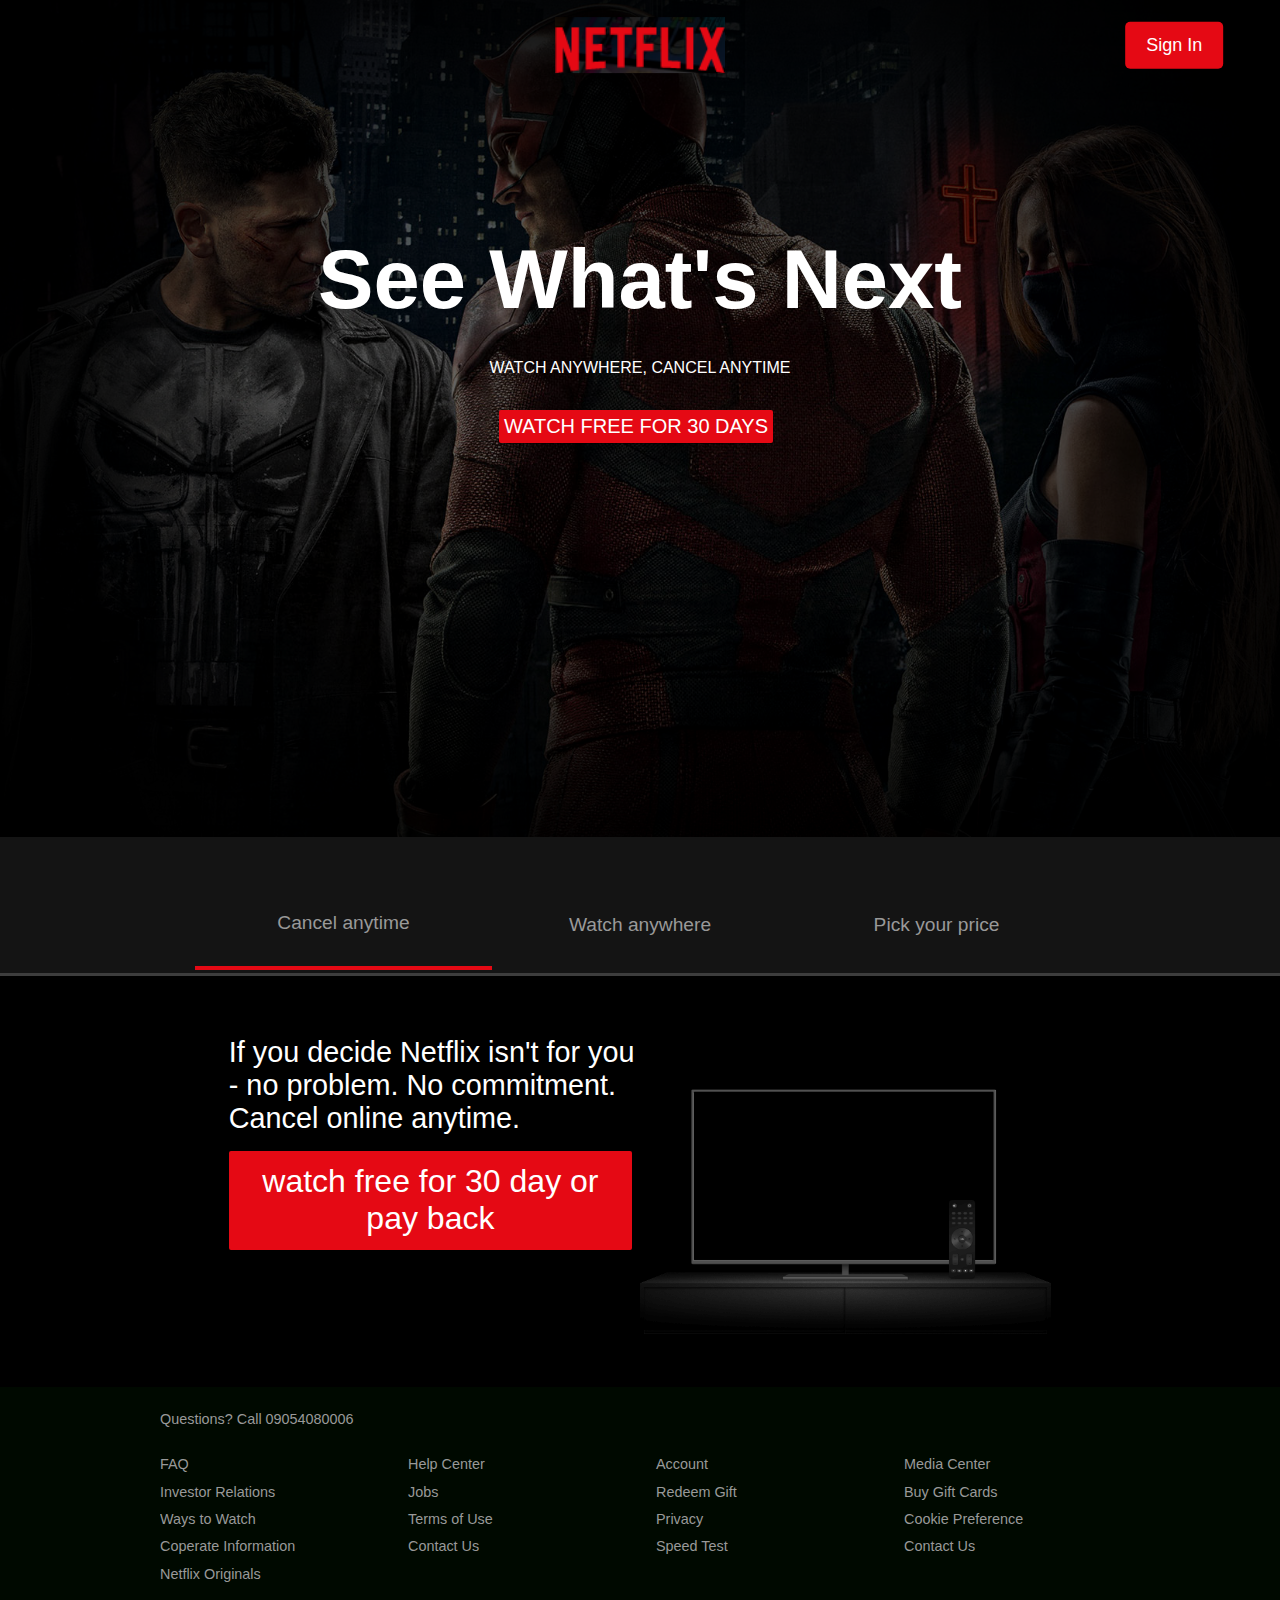
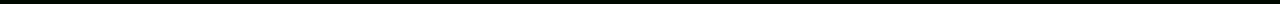
<file: index.html>
<!DOCTYPE html>
<html lang="en">
<head>
    <meta charset="UTF-8">
    <meta name="viewport" content="width=device-width, initial-scale=1.0">
    <title>Netflix - Watch Tv shows & Movies Online</title>
    <link rel="stylesheet" href="css/style.css">
    <link rel="stylesheet" href="https://pro.fontawesome.com/releases/v5.10.0/css/all.css" integrity="sha384-AYmEC3Yw5cVb3ZcuHtOA93w35dYTsvhLPVnYs9eStHfGJvOvKxVfELGroGkvsg+p" crossorigin="anonymous"/>

</head>
<body>
    <header class="showcase">
        <div class="showcase-top">
            <img src="img/logo.png" alt="Netflix">
            <a href="C:\Users\nseke_isaac\Documents\Netflix\SignIn.html" class="btn btn-rounded btn-lg">Sign In</a>
        </div>
        <div class="showcase-content">
            <h1>See What's Next</h1>
            <p>Watch anywhere, cancel anytime</p>
            <a href="" class="btn btn-xl">watch free for 30 days <i class="fas fa-chevron-right btn-icon"></i></a>
        </div>
    </header>
    <section class="tabs">
        <div class="container">
            <div id="tab-1" class="tab-item tab-border">
                <i class="fas fa-door-open fa-3x"></i>
                <p class="hide-sm">Cancel anytime</p>
            </div>
            <div id="tab-2" class="tab-item">
                <i class="fas fa-tablet-alt fa-3x"></i>
                <p class="hide-sm">Watch anywhere</p>
            </div>
            <div id="tab-3" class="tab-item">
                <i class="fas fa-tags fa-3x"></i>
                <p class="hide-sm">Pick your price</p>
            </div>
        </div>
    </section>
    <section class="tab-content">
        <div class="container">
            <!-- Tab 1 Content -->
            <div id="tab-1-content" class="tab-content-item show">
                <div class="tab-1-content-inner">
                    <div>
                        <p class="text-lg">
                            If you decide Netflix isn't for you - no problem. No commitment. Cancel online anytime.
                        </p>
                        <a href="#" class="btn btn-lg">watch free for 30 day or pay back</a>
                    </div>
                    <img src="img/tv.png" alt="television">
                </div>
            </div>
            <!-- Tab 2 Content -->
            <div id="tab-2-content" class="tab-content-item">
                <div class="tab-2-content-top">
                    <p class="text-lg">Watch Tv Shows and movies anytime, anywhere, personalised for you</p>
                    <a href="#" class="btn btn-lg">Watch free for 30days</a>
                </div>
                <div class="tab-2-content-bottom">
                    <div>
                        <img src="img/mobile-0819.jpg" alt="mobile">
                        <p class="text-md">Watch on your tv</p>
                        <p class="text-dark"> Available on all devices, phones and tablets</p>
                    </div>
                    <div>
                        <img src="img/device-pile.png" alt="devices">
                        <p class="text-md">Watch insantly or download later</p>
                        <p class="text-dark">Smart TVs, Playstation, Xbox, Chromecast, Apple TV, Blu-ray players and more</p>
                    </div>
                    <div>
                        <img src="img/tv.png" alt="computers">
                        <p class="text-md">Use any computer</p>
                        <p class="text-dark">Watch right on Netflix</p>
                    </div>
                </div>
            </div>
            <!-- Tab 3 Content -->
            <div id="tab-3-content" class="tab-content-item">
                <div class="text-center">
                    <p class="text-lg">
                        Choose one plan and watch everything on Netflix
                    </p>
                    <a href="#" class="btn btn-lg">Watch Free for 30 days</a>
                </div>
                <table class="table">
                    <thead>
                        <tr>
                            <th></th>
                            <th>Basic</th>
                            <th>Standard</th>
                            <th>Premium</th>
                        </tr>
                    </thead>
                    <tbody>
                        <tr>
                            <td>Monthly Price after trial expires on 15th July</td>
                            <td>#9.99</td>
                            <td>#14.99</td>
                            <td>#19.99</td>
                        </tr>
                        <tr>
                            <td>HD Available</td>
                            <td><i class="fas fa-times"></i></td>
                            <td><i class="fas fa-check"></i></td>
                            <td><i class="fas fa-check"></i></td>
                        </tr>
                        <tr>
                            <td>Ultra HD Available</td>
                            <td><i class="fas fa-times"></i></td>
                            <td><i class="fas fa-times"></i></td>
                            <td><i class="fas fa-check"></i></td>
                        </tr>
                        <tr>
                            <td>Screens you can watch at the same time</td>
                            <td>2</td>
                            <td>4</td>
                            <td>8</td>
                        </tr>
                        <tr>
                            <td>Watch on your laptop, Tv, Phone and Tablet</td>
                            <td><i class="fas fa-check"></i></td>
                            <td><i class="fas fa-check"></i></td>
                            <td><i class="fas fa-check"></i></td>
                        </tr>
                        <tr>
                            <td>Unlimited Movies and Tv shows</td>
                            <td><i class="fas fa-times"></i></td>
                            <td><i class="fas fa-times"></i></td>
                            <td><i class="fas fa-check"></i></td>
                        </tr>
                        <tr>
                            <td>First Month Free</td>
                            <td><i class="fas fa-check"></i></td>
                            <td><i class="fas fa-check"></i></td>
                            <td><i class="fas fa-check"></i></td>
                        </tr>
                    </tbody>
                </table>
            </div>
        </div>
    </section>
    <footer class="footer">
        <p>Questions? Call 09054080006</p>
        <div class="footer-cols">
            <ul>
                <li><a href="#">FAQ</a></li>
                <li><a href="#">Investor Relations</a></li>
                <li><a href="#">Ways to Watch</a></li>
                <li><a href="#">Coperate Information</a></li>
                <li><a href="#">Netflix Originals</a></li>
            </ul>
            <ul>
                <li><a href="#">Help Center</a></li>
                <li><a href="#">Jobs</a></li>
                <li><a href="#">Terms of Use</a></li>
                <li><a href="#">Contact Us</a></li>
            </ul>
            <ul>
                <li><a href="#">Account</a></li>
                <li><a href="#">Redeem Gift</a></li>
                <li><a href="#">Privacy</a></li>
                <li><a href="#">Speed Test</a></li>
            </ul>
            <ul>
                <li><a href="#">Media Center</a></li>
                <li><a href="#">Buy Gift Cards</a></li>
                <li><a href="#">Cookie Preference</a></li>
                <li><a href="#">Contact Us</a></li>
            </ul>
        </div>
    </footer>

    <script src="js/script.js"></script>
</body>
</html>
</file>
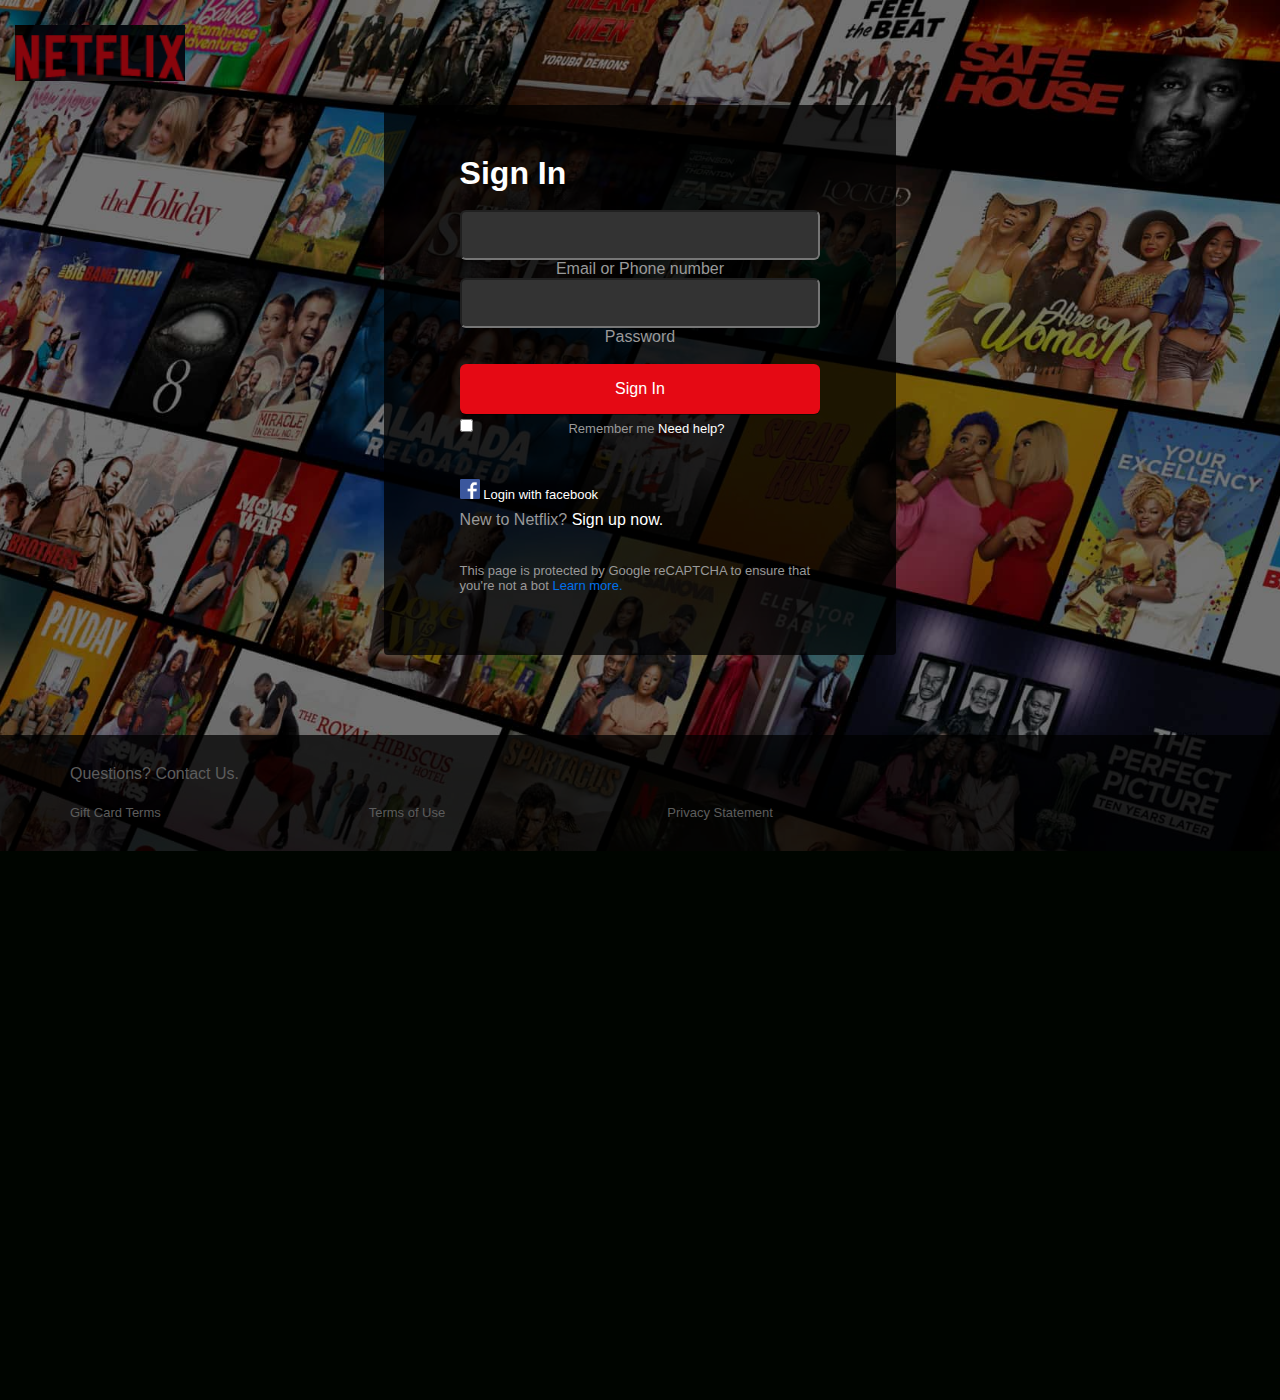
<file: SignIn.html>
<!DOCTYPE html>
<html lang="en">
<head>
    <meta charset="UTF-8">
    <meta name="viewport" content="width=device-width, initial-scale=1.0">
    <title>Sign In</title>
    <link rel="stylesheet" href="css/style.css">
</head>
<body>
    <section class="auth">
        <div id="auth-top">
            <img src="img/logo.png" alt="Netflix Logo">
        </div>
        <div id="auth-content" class="sign-in">
            <div>
                <form action="#">
                    <h2 id="sign">Sign In</h2><br />
                    <div class="login">
                        <input class="textfield" type="email" name="email" id="textfield">
                        <label class="input" for="id_textfield">Email or Phone number</label>
                    </div>
                    <div class="login">
                        <input class="textfield" type="password" name="password" id="textfield2">
                        <label class="input" for="id_textfield2">Password</label>
                    </div>
                    <br />
                    <button class="btn login" id="btn-sign">Sign In</button>
                    <br />
                    <div id="check-box">
                        <input type="checkbox" name="checkbox" id="remember-me">
                        <label class="text-small" for="id_remember-me">Remember me
                        <a href="#" class="text-small"> Need help?</a>
                    </div>
                </form>
                <div id="details">
                    <a href="#" class="text-small"><img id="fb-logo" src="img/FB-f-Logo__blue_57.png" alt="Facebook Logo">  Login with facebook</a>
                    <p class="text-dark text-special">New to Netflix?<a href="C:\Users\nseke_isaac\Documents\Netflix\signup1.html" class="text-special"> Sign up now.</a></p>
                    <br />
                    <p class="text-small text-dark">This page is protected by Google reCAPTCHA to ensure that you're not a bot <a href="#" id="link">Learn more.</a></p>
                </div>
            </div>
        </div>
        <div id="auth-footer" class="sign-in">
            <div>
                <a href="#" class="text-dark">Questions? Contact Us.</a>
                <div id="footer_items">
                    <div>
                        <a href="#" class="text-dark text-small">Gift Card Terms</a>
                    </div>
                    <div>
                        <a href="#" class="text-dark text-small">Terms of Use</a>
                    </div>
                    <div>
                        <a href="#" class="text-dark text-small">Privacy Statement</a>
                    </div>
                </div>
            </div>
        </div>
    </section>
</body>
</html>
</file>
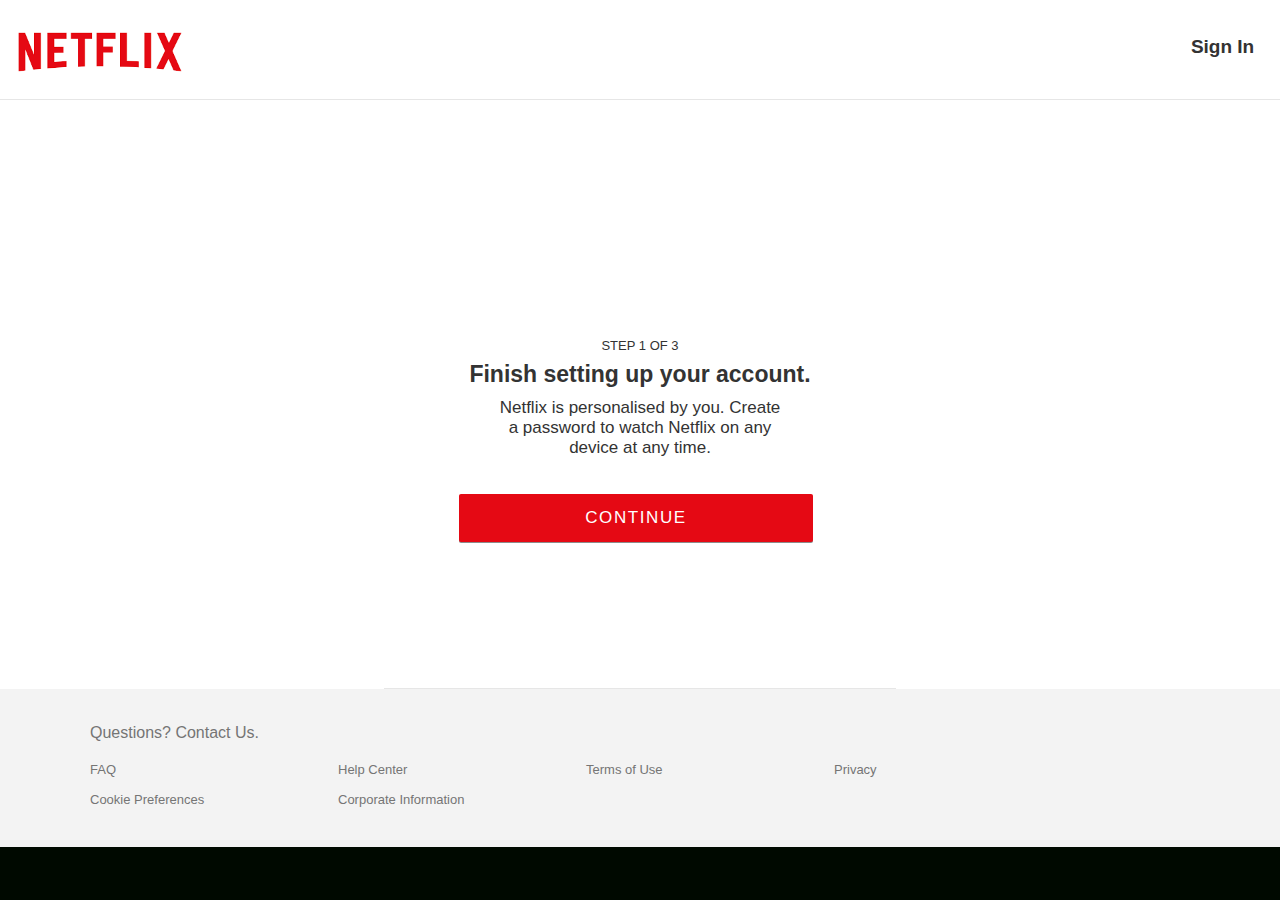
<file: signup1.html>
<!DOCTYPE html>
<html lang="en">
<head>
    <meta charset="UTF-8">
    <meta name="viewport" content="width=device-width, initial-scale=1.0">
    <title>Sign Up1</title>
    <link rel="stylesheet" href="css/style.css">
    <link rel="stylesheet" href="https://pro.fontawesome.com/releases/v5.10.0/css/all.css" integrity="sha384-AYmEC3Yw5cVb3ZcuHtOA93w35dYTsvhLPVnYs9eStHfGJvOvKxVfELGroGkvsg+p" crossorigin="anonymous"/>
</head>
<body>
    <section class="signup-section">
        <div class="section-top">
            <img src="img/download.png" alt="Netflix-logo" style="width: 200px; height: 99px;">
            <a href="#">Sign In</a>
        </div>
        <div id="section-contents">
            <div id="icons">
                <i class="fa fa-laptop fa-4x"></i>
                <i class="fas fa-desktop fa-5x"></i>
                <i class="fa fa-tablet-alt fa-mobile-alt fa-4x"></i>
            </div>
            <div id="others">
                <p id="p1">STEP 1 OF 3</p>
                <h3>Finish setting up your account.</h3>
                <p id="p2">Netflix is personalised by you. Create a password to watch Netflix on any device at any time.</p>
                <br />
                <a href="C:\Users\nseke_isaac\Documents\Netflix\signup2.html" class="btn auth-btn">CONTINUE</a>
            </div>
        </div>
    </section>
    <footer class="SU-footer">
        <div class="footer-div">
            <a href="#" class="auth-text">Questions? Contact Us.</a>
            <div class="SU-footer_items">
                <div>
                    <a href="#" class="auth-text">FAQ</a>
                    <br />
                    <br />
                    <a href="#" class="auth-text">Cookie Preferences</a>
                </div>
                <div>
                    <a href="#" class="auth-text">Help Center</a>
                    <br />
                    <br />
                    <a href="#" class="auth-text">Corporate Information</a>
                </div>
                <div>
                    <a href="#" class="auth-text">Terms of Use</a>
                </div>
                <div>
                    <a href="#" class="auth-text">Privacy</a>
                </div>
            </div>
        </div>
    </footer>
</body>
</html>
</file>
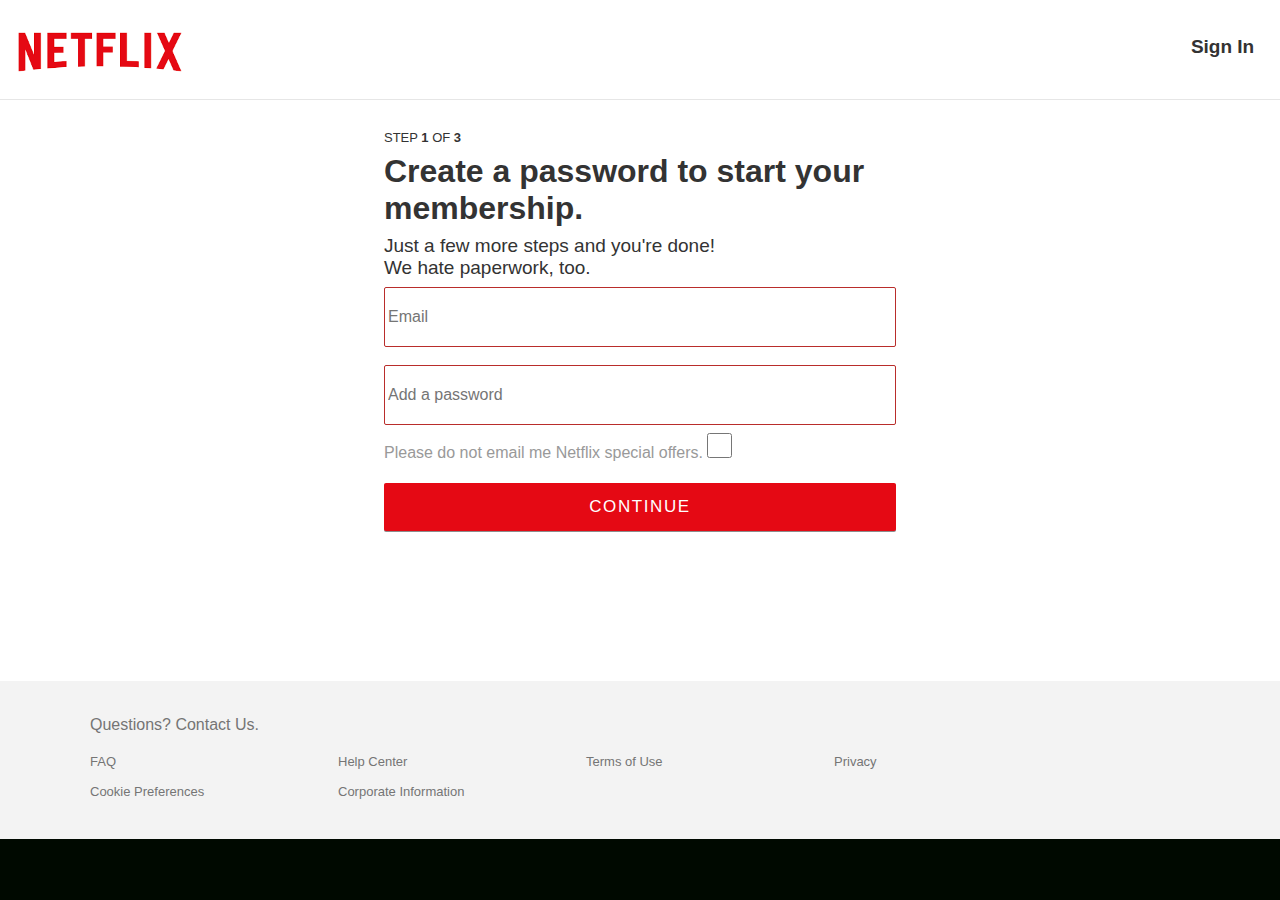
<file: signup2.html>
<!DOCTYPE html>
<html lang="en">
<head>
    <meta charset="UTF-8">
    <meta name="viewport" content="width=device-width, initial-scale=1.0">
    <title>Sign Up2</title>
    <link rel="stylesheet" href="css/style.css">
    <link rel="stylesheet" href="https://pro.fontawesome.com/releases/v5.10.0/css/all.css" integrity="sha384-AYmEC3Yw5cVb3ZcuHtOA93w35dYTsvhLPVnYs9eStHfGJvOvKxVfELGroGkvsg+p" crossorigin="anonymous"/>
</head>
<body>
    <section class="signup-section">
        <div class="section-top">
            <img src="img/download.png" alt="Netflix-logo" style="width: 200px; height: 99px;">
            <a href="#">Sign In</a>
        </div>
        <div id="section-contents2">
            <div id="others2">
                <p id="sign2">STEP <b>1</b> OF <b>3</b></p>
                <h1 style="color: #333;">Create a password to start your membership.</h1>
                <p id="sign3" style="font-size: 19px;">Just a few more steps and you're done!<br />
                    We hate paperwork, too.
                </p>
                <form action="C:\Users\nseke_isaac\Documents\Netflix\signup3.html" id="auth-form">
                    <input class="textfield" type="email" name="email" id="e-textfield" placeholder="Email">
                    <br />
                    <br />
                    <input class="textfield" type="password" name="password" id="p-textfield" placeholder="Add a password">
                    <br />
                    <label for="checkbox"> Please do not email me Netflix special offers.</label>
                    <input type="checkbox" id="checkbox" name="check-box" value="check">
                    <br />
                    <a href="C:\Users\nseke_isaac\Documents\Netflix\signup3.html" class="btn auth-btn">CONTINUE</a>
                </form>
            </div>
        </div>
    </section>
    <footer class="SU-footer">
        <div class="footer-div">
            <a href="#" class="auth-text">Questions? Contact Us.</a>
            <div class="SU-footer_items">
                <div>
                    <a href="#" class="auth-text">FAQ</a>
                    <br />
                    <br />
                    <a href="#" class="auth-text">Cookie Preferences</a>
                </div>
                <div>
                    <a href="#" class="auth-text">Help Center</a>
                    <br />
                    <br />
                    <a href="#" class="auth-text">Corporate Information</a>
                </div>
                <div>
                    <a href="#" class="auth-text">Terms of Use</a>
                </div>
                <div>
                    <a href="#" class="auth-text">Privacy</a>
                </div>
            </div>
        </div>
    </footer>
</body>
</html>
</file>
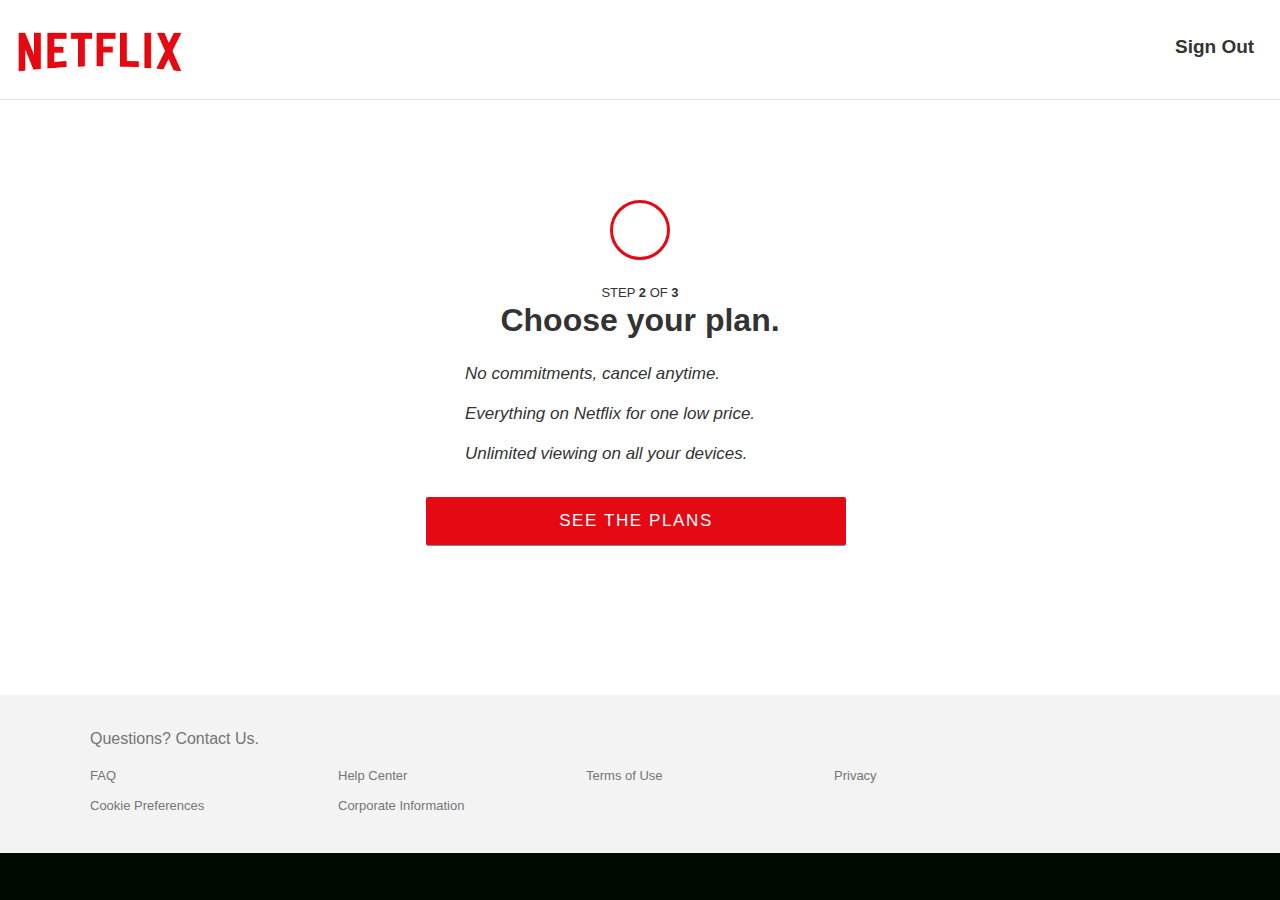
<file: signup3.html>
<!DOCTYPE html>
<html lang="en">
<head>
    <meta charset="UTF-8">
    <meta name="viewport" content="width=device-width, initial-scale=1.0">
    <title>Sign Up3</title>
    <link rel="stylesheet" href="css/style.css">
    <link rel="stylesheet" href="https://pro.fontawesome.com/releases/v5.10.0/css/all.css" integrity="sha384-AYmEC3Yw5cVb3ZcuHtOA93w35dYTsvhLPVnYs9eStHfGJvOvKxVfELGroGkvsg+p" crossorigin="anonymous"/>
</head>
<body>
    <section class="signup-section">
        <div class="section-top">
            <img src="img/download.png" alt="Netflix-logo" style="width: 200px; height: 99px;">
            <a href="#">Sign Out</a>
        </div>
        <div id="section-contents3">
            <div id="check_holder">
                <div>
                    <i class="fas fa-check fa-2x"></i>
                </div>
            </div>
            <p id="sign4">STEP <b>2</b> OF <b>3</b></p>
            <h1 style="color: #333;">Choose your plan.</h1>
            <div id="icon_holder">
                <i class="fas fa-check acons"><p class="special"> No commitments, cancel anytime.</p></i>
                <br />
                <br />
                <i class="fas fa-check acons"><p class="special"> Everything on Netflix for one low price.</p></i>
                <br />
                <br />
                <i class="fas fa-check acons"><p class="special"> Unlimited viewing on all your devices.</p></i><br />
            </div>
            <br />
            <a href="C:\Users\nseke_isaac\Documents\Netflix\signup4.html" class="btn auth-btn">SEE THE PLANS</a>
        </div>
    </section>
    <footer class="SU-footer">
        <div class="footer-div">
            <a href="#" class="auth-text">Questions? Contact Us.</a>
            <div class="SU-footer_items">
                <div>
                    <a href="#" class="auth-text">FAQ</a>
                    <br />
                    <br />
                    <a href="#" class="auth-text">Cookie Preferences</a>
                </div>
                <div>
                    <a href="#" class="auth-text">Help Center</a>
                    <br />
                    <br />
                    <a href="#" class="auth-text">Corporate Information</a>
                </div>
                <div>
                    <a href="#" class="auth-text">Terms of Use</a>
                </div>
                <div>
                    <a href="#" class="auth-text">Privacy</a>
                </div>
            </div>
        </div>
    </footer>
</body>
</html>
</file>
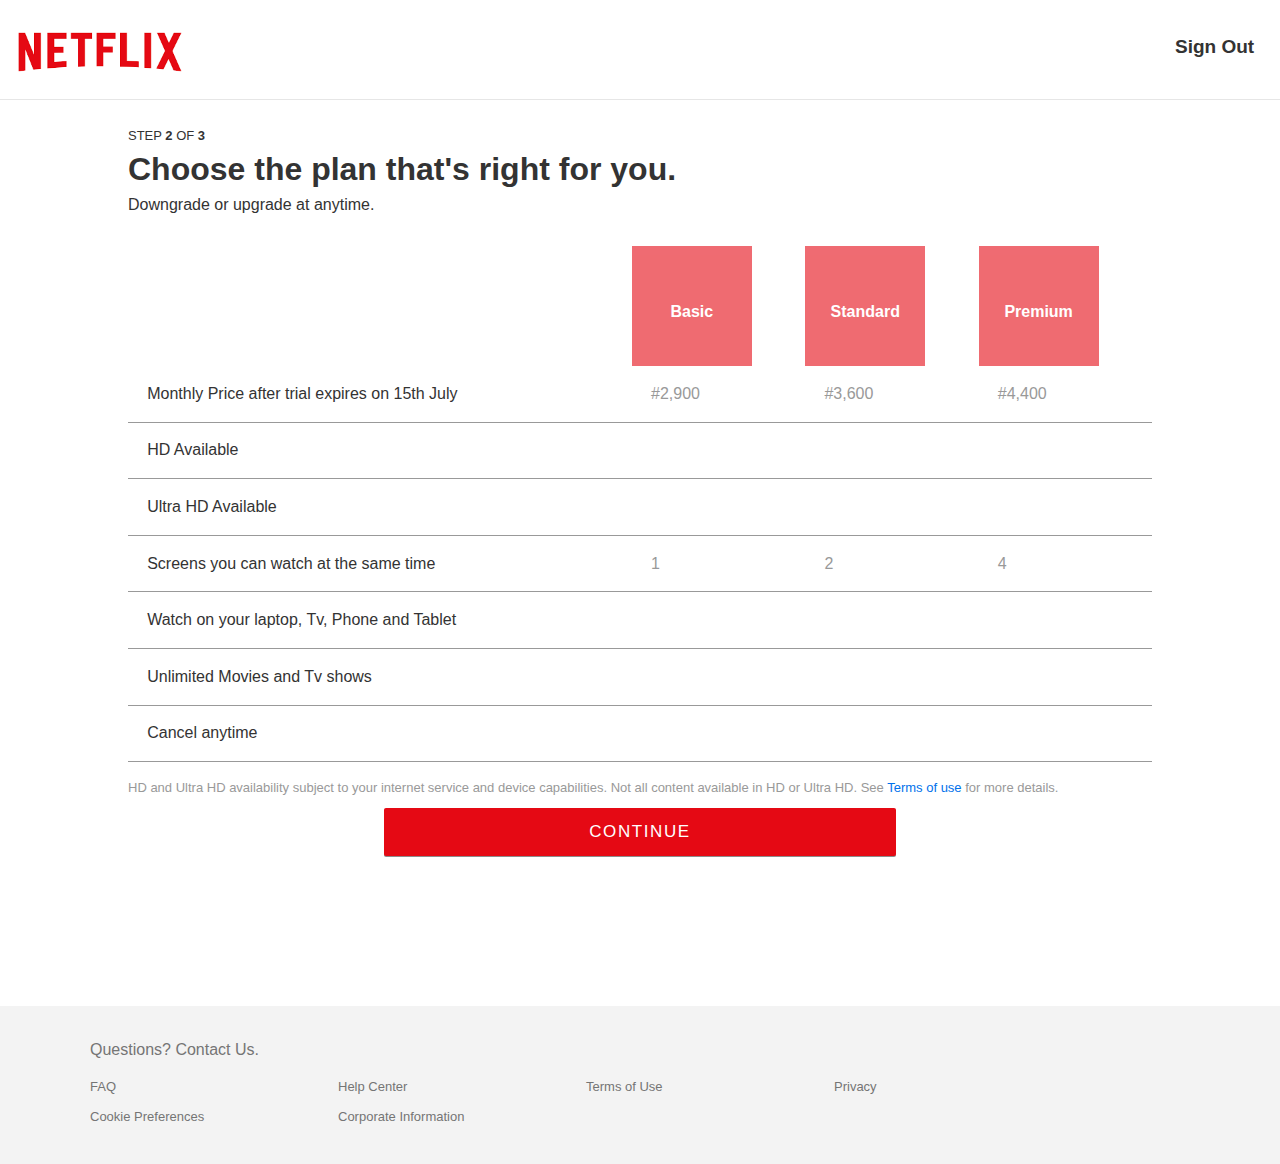
<file: signup4.html>
<!DOCTYPE html>
<html lang="en">
<head>
    <meta charset="UTF-8">
    <meta name="viewport" content="width=device-width, initial-scale=1.0">
    <title>Sign Up4</title>
    <link rel="stylesheet" href="css/style.css">
    <link rel="stylesheet" href="https://pro.fontawesome.com/releases/v5.10.0/css/all.css" integrity="sha384-AYmEC3Yw5cVb3ZcuHtOA93w35dYTsvhLPVnYs9eStHfGJvOvKxVfELGroGkvsg+p" crossorigin="anonymous"/>
</head>
<body>
    <section class="signup-section">
        <div class="section-top">
            <img src="img/download.png" alt="Netflix-logo" style="width: 200px; height: 99px;">
            <a href="#">Sign Out</a>
        </div>
        <div id="section-contents4">
            <p id="sign4">STEP <b>2</b> OF <b>3</b></p>
            <h1 style="color: #333;">Choose the plan that's right for you.</h1>
            <p style="color:#333">Downgrade or upgrade at anytime.</p>
            <div>
                <table id="auth_table">
                    <thead>
                        <tr>
                            <th></th>
                            <!-- <label for="content_box1">Basic</label> -->
                            <th><div id="content_box1">Basic</div></th>
                            <!-- <label for="content_box2">Standard</label> -->
                            <th><div id="content_box2">Standard</div></th>
                            <!-- <label for="content_box3">Premium</label> -->
                            <th><div id="content_box3">Premium</div></th>
                        </tr>
                    </thead>
                    <tbody>
                        <tr>
                            <td>Monthly Price after trial expires on 15th July</td>
                            <td>#2,900</td>
                            <td>#3,600</td>
                            <td>#4,400</td>
                        </tr>
                        <tr>
                            <td>HD Available</td>
                            <td><i class="fas fa-times"></i></td>
                            <td><i class="fas fa-check"></i></td>
                            <td><i class="fas fa-check"></i></td>
                        </tr>
                        <tr>
                            <td>Ultra HD Available</td>
                            <td><i class="fas fa-times"></i></td>
                            <td><i class="fas fa-times"></i></td>
                            <td><i class="fas fa-check"></i></td>
                        </tr>
                        <tr>
                            <td>Screens you can watch at the same time</td>
                            <td>1</td>
                            <td>2</td>
                            <td>4</td>
                        </tr>
                        <tr>
                            <td>Watch on your laptop, Tv, Phone and Tablet</td>
                            <td><i class="fas fa-check"></i></td>
                            <td><i class="fas fa-check"></i></td>
                            <td><i class="fas fa-check"></i></td>
                        </tr>
                        <tr>
                            <td>Unlimited Movies and Tv shows</td>
                            <td><i class="fas fa-check"></i></td>
                            <td><i class="fas fa-check"></i></td>
                            <td><i class="fas fa-check"></i></td>
                        </tr>
                        <tr id="no_border">
                            <td>Cancel anytime</td>
                            <td><i class="fas fa-check"></i></td>
                            <td><i class="fas fa-check"></i></td>
                            <td><i class="fas fa-check"></i></td>
                        </tr>
                    </tbody>
                </table>
            </div>
            <div id="sect_text">
                <p>HD and Ultra HD availability subject to your internet service and device capabilities. Not all content available in HD or Ultra HD. See <a href="#">Terms of use</a> for more details.</p>
            </div>
            <div id="btn_container">
                <a href="C:\Users\nseke_isaac\Documents\Netflix\signup5.html" class="btn auth-btn">CONTINUE</a>
            </div>
        </div>
    </section>
    <footer class="SU-footer">
        <div class="footer-div">
            <a href="#" class="auth-text">Questions? Contact Us.</a>
            <div class="SU-footer_items">
                <div>
                    <a href="#" class="auth-text">FAQ</a>
                    <br />
                    <br />
                    <a href="#" class="auth-text">Cookie Preferences</a>
                </div>
                <div>
                    <a href="#" class="auth-text">Help Center</a>
                    <br />
                    <br />
                    <a href="#" class="auth-text">Corporate Information</a>
                </div>
                <div>
                    <a href="#" class="auth-text">Terms of Use</a>
                </div>
                <div>
                    <a href="#" class="auth-text">Privacy</a>
                </div>
            </div>
        </div>
    </footer>
</body>
</html>
</file>
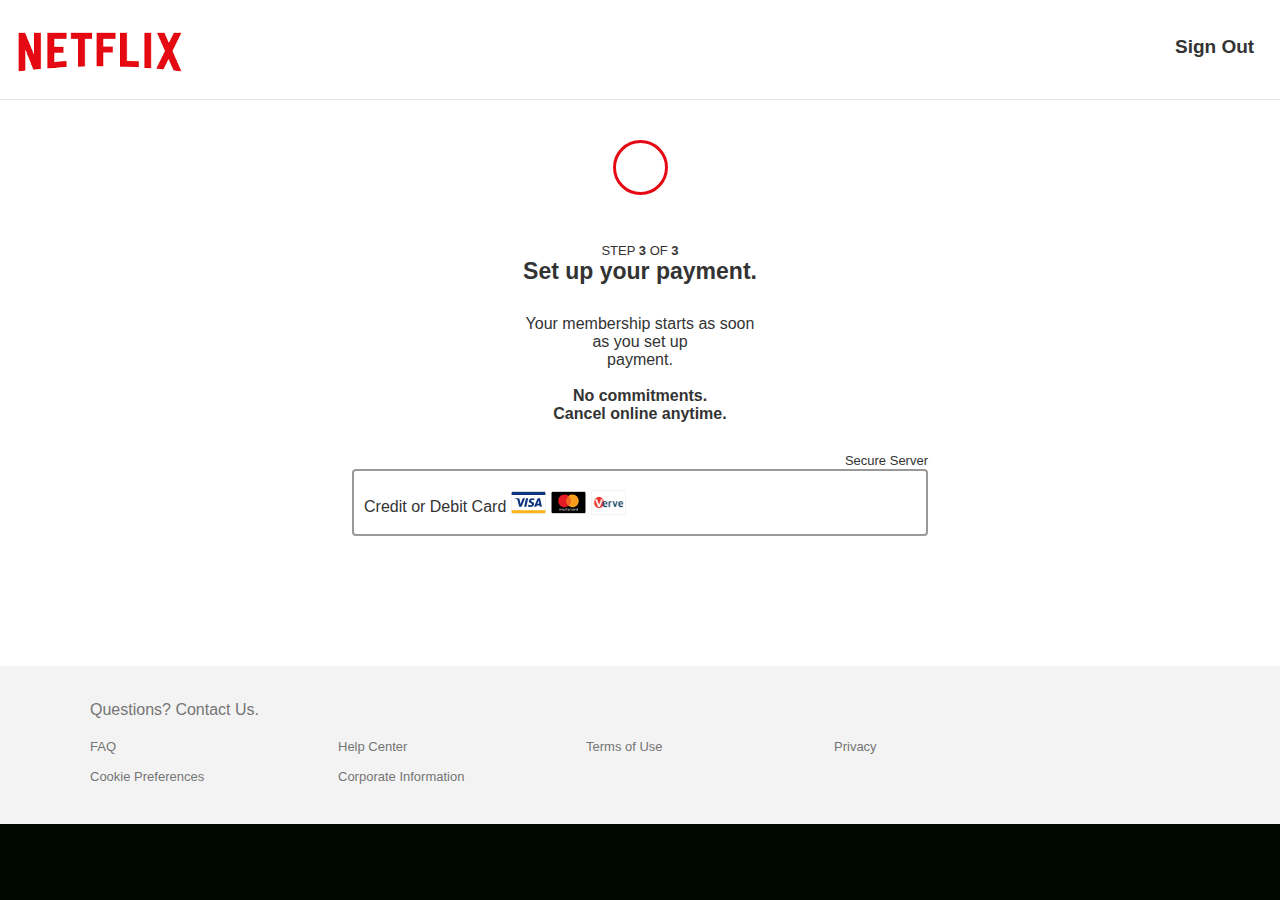
<file: signup5.html>
<!DOCTYPE html>
<html lang="en">
<head>
    <meta charset="UTF-8">
    <meta name="viewport" content="width=device-width, initial-scale=1.0">
    <title>Sign Up5</title>
    <link rel="stylesheet" href="css/style.css">
    <link rel="stylesheet" href="https://pro.fontawesome.com/releases/v5.10.0/css/all.css" integrity="sha384-AYmEC3Yw5cVb3ZcuHtOA93w35dYTsvhLPVnYs9eStHfGJvOvKxVfELGroGkvsg+p" crossorigin="anonymous"/>
</head>
<body>
    <section class="signup-section">
        <div class="section-top">
            <img src="img/download.png" alt="Netflix-logo" style="width: 200px; height: 99px;">
            <a href="#">Sign Out</a>
        </div>
        <div id="section-contents5">
            <div id="lock_holder">
                <div>
                    <i class="fa fa-lock-alt fa-2x" style="font-size: 25px;"></i>
                </div>
            </div>
            <div id="section-others">
                <p id="sign5" style="font-size: 13px; color: #333; padding-top: 40px; margin-bottom: 0;">STEP <b>3</b> OF <b>3</b></p>
                <h1 style="color: #333; font-size: 23px; font-weight: 700;">Set up your payment.</h1>
                <p id="sign6" style="color:#333">Your membership starts as soon as you set up<br /> payment.</p>
                <p style="color: #333; font-weight: 700; display: block; font-size: 16px;">No commitments.<br />Cancel online anytime.</p>
            </div>
            <div id="secure">
                <p style="font-size: 13px; display: inline; color: #333;">Secure Server </p><i class="fa fa-lock-alt" style="display: inline;"></i>
            </div>
            <div id="card_holder">
                <div id="card_icons">
                    <p>Credit or Debit Card</p>
                    <img src="img/visa-v2.svg" style="width: 40px; height: 25px;" alt="visa-logo">
                    <img src="img/mastercard-v2.svg" style="width: 40px; height: 25px;" alt="mastercard-logo">
                    <img src="img/icon_verve.png" style="width: 40px; height: 25px;" alt="verve-logo">
                </div>
                <div id="right-chev">
                    <i class="fas fa-chevron-right" style="font-size: 20px;"></i>
                </div>
            </div>
        </div>
    </section>
    <footer class="SU-footer">
        <div class="footer-div">
            <a href="#" class="auth-text">Questions? Contact Us.</a>
            <div class="SU-footer_items">
                <div>
                    <a href="#" class="auth-text">FAQ</a>
                    <br />
                    <br />
                    <a href="#" class="auth-text">Cookie Preferences</a>
                </div>
                <div>
                    <a href="#" class="auth-text">Help Center</a>
                    <br />
                    <br />
                    <a href="#" class="auth-text">Corporate Information</a>
                </div>
                <div>
                    <a href="#" class="auth-text">Terms of Use</a>
                </div>
                <div>
                    <a href="#" class="auth-text">Privacy</a>
                </div>
            </div>
        </div>
    </footer>
</body>
</html>
</file>
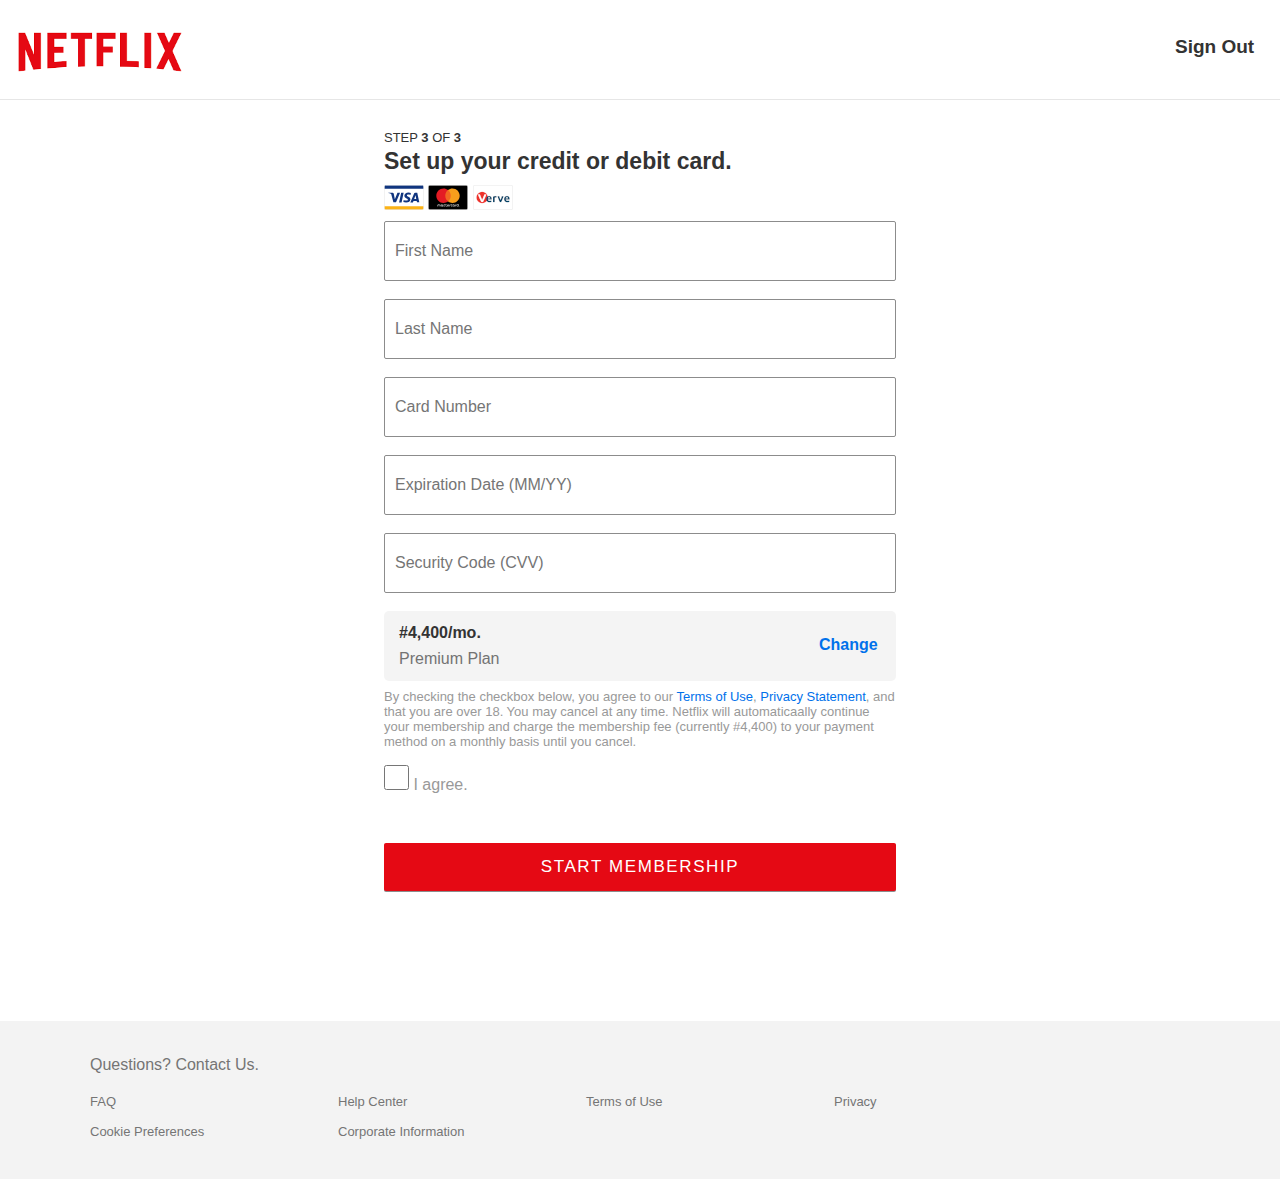
<file: signup6.html>
<!DOCTYPE html>
<html lang="en">
<head>
    <meta charset="UTF-8">
    <meta name="viewport" content="width=device-width, initial-scale=1.0">
    <title>Sign Up6</title>
    <link rel="stylesheet" href="css/style.css">
    <link rel="stylesheet" href="https://pro.fontawesome.com/releases/v5.10.0/css/all.css" integrity="sha384-AYmEC3Yw5cVb3ZcuHtOA93w35dYTsvhLPVnYs9eStHfGJvOvKxVfELGroGkvsg+p" crossorigin="anonymous"/>
</head>
<body>
    <section class="signup-section">
        <div class="section-top">
            <img src="img/download.png" alt="Netflix-logo" style="width: 200px; height: 99px;">
            <a href="#">Sign Out</a>
        </div>
        <div id="section-contents6">
            <p id="sign5" style="font-size: 13px; color: #333; margin-bottom: 3px;">STEP <b>3</b> OF <b>3</b></p>
            <h1 style="color: #333; font-size: 23px; font-weight: 700; margin-bottom: 10px;">Set up your credit or debit card.</h1>
            <img src="img/visa-v2.svg" style="width: 40px; height: 25px; margin-bottom: 7px;" alt="visa-logo">
            <img src="img/mastercard-v2.svg" style="width: 40px; height: 25px; margin-bottom: 7px;" alt="mastercard-logo">
            <img src="img/icon_verve.png" style="width: 40px; height: 25px; margin-bottom: 7px;" alt="verve-logo">
            <div id="form_cont">
                <form action="#">
                    <input class="textfield1" type="text" name="name" placeholder="First Name" style="font-size: 16px;">
                    <br />
                    <br />
                    <input type="text" name="name" placeholder="Last Name" class="textfield1" style="font-size: 16px;">
                    <br />
                    <br />
                    <input type="number" name="card number" placeholder="Card Number" class="textfield1" style="font-size: 16px;">
                    <br />
                    <br />
                    <input type="number" name="Exp. Date" placeholder="Expiration Date (MM/YY)" class="textfield1" style="font-size: 16px;">
                    <br />
                    <br />
                    <input type="number" name="CVV" placeholder="Security Code (CVV)" class="textfield1" style="font-size: 16px;">
                    <br />
                    <br />
                </form>
            </div>
            <div id="plan">
                <div>
                    <p style="font-weight: 700; color: #333;">#4,400/mo.</p>
                    <p style="font-weight: 400; color: #737373;">Premium Plan</p>
                </div>
                <div id="para">
                    <div>
                        <a href="#" style="color: #0071eb; font-weight: 550;">Change</a>
                    </div>
                </div>
            </div>
            <div id="terms">
                <p style="font-size: 13px;">By checking the checkbox below, you agree to our <a href="#" style="color: #0071eb;">Terms of Use</a>, <a href="#" style="color: #0071eb;">Privacy Statement</a>, and that you are over 18. You may cancel at any time.
                   Netflix will automaticaally continue your membership and charge the membership fee (currently #4,400) to your payment method on a monthly basis until you cancel.
                </p>
                <input type="checkbox" name="checkbox" id="i_agree">
                <label for="i_agree">I agree.</label>
            </div>
            <a href="#" class="btn auth-btn">START MEMBERSHIP</a>
        </div>
    </section>
    <footer class="SU-footer">
        <div class="footer-div">
            <a href="#" class="auth-text">Questions? Contact Us.</a>
            <div class="SU-footer_items">
                <div>
                    <a href="#" class="auth-text">FAQ</a>
                    <br />
                    <br />
                    <a href="#" class="auth-text">Cookie Preferences</a>
                </div>
                <div>
                    <a href="#" class="auth-text">Help Center</a>
                    <br />
                    <br />
                    <a href="#" class="auth-text">Corporate Information</a>
                </div>
                <div>
                    <a href="#" class="auth-text">Terms of Use</a>
                </div>
                <div>
                    <a href="#" class="auth-text">Privacy</a>
                </div>
            </div>
        </div>
    </footer>
</body>
</html>
</file>
<file: css/style.css>
:root {
    --primary-color: #e50914;
    --dark-color: #141414;
}

* {
    box-sizing: border-box;
    margin: 0;
    padding: 0;
}

body {
    font-family: Arial, Helvetica, sans-serif;
    -webkit-font-smoothing: antialiased;
    background: #000900;
    color: #999;
}

ul {
    list-style: none;
}

h1,h2,h3,h4 {
    color: #fff;
}

a {
    color: #fff;
    text-decoration: none;
}

p {
    margin: 0.5rem 0;
}

img {
    width: 100%;
}

.showcase {
    width: 100%;
    height: 93vh;
    position: relative;
    background: url(../img/netback.jpg) no-repeat center center/cover;
}

.showcase::after{
    content: "";
    position: absolute;
    top: 0;
    left: 0;
    width: 100%;
    height: 100%;
    z-index: 1;
    background: rgba(0, 0, 0, 0.6);
    box-shadow: inset 120px 100px 250px #000000, inset -120px -100px 250px #000000;
}

.showcase-top {
    position: relative;
    height: 90px;
    z-index: 2;
}

.showcase-top img {
    width: 170px;
    position: absolute;
    top: 50%;
    left: 50%;
    transform: translate(-50%, -50%);
}

.showcase-top a {
    position: absolute;
    top: 50%;
    right: 0;
    transform: translate(-50%, -50%);
}

.showcase-content {
    position: relative;
    margin: auto;
    display: flex;
    flex-direction: column;
    justify-content: center;
    align-items: center;
    text-align: center;
    margin-top: 9rem;
    z-index: 2;
}

.showcase-top a {
    font-size: 18px;
}

.showcase-content h1 {
    font-weight: 700;
    font-size: 5.2rem;
    line-height: 1.1;
    margin: 0 0 2rem;
}

.showcase-content p {
    text-transform: uppercase;
    color: #fff;
    font-weight: 400;
    line-height: 1.25;
    margin: 0 0 2rem;
}

.showcase-content a {
    font-size: 20px;
    padding: 5px;
}

/* Tabs */
.tabs {
    background: var(--dark-color);
    padding-top: 2rem;
    border-bottom: 3px solid #3d3d3d;
}

.tabs .container {
    display: grid;
    grid-template-columns: repeat(3, 1fr); /* or use grid-template-columns: 1fr, 1fr, 1fr; */
    align-items: center;
    justify-content: center;
    text-align: center;
}

.tabs p {
    font-size: 1.2rem;
    padding-top: 0.5rem;
}

.tabs .container > div {
    padding: 1.5rem 0;
}

.tabs .container > div:hover {
    color: #fff;
    cursor: pointer;
}

.tab-border {
    border-bottom: var(--primary-color) 4px solid;
}

/* Tab Content */
.tab-content {
    padding: 3rem;
    background: #000;
    color: #fff;
}

#tab-1-content .tab-1-content-inner {
    display: grid;
    grid-template-columns: repeat(2, 1fr);
    grid: 2rem;
    align-items: 2rems;
    justify-content: center;
}

#tab-2-content .tab-2-content-top {
    display: grid;
    grid-template-columns: 2fr 1fr;
    grid-gap: 1rem;
    justify-content: center;
    align-items: center;
}

#tab-2-content .tab-2-content-bottom {
    margin-top: 2rem;
    display: grid;
    grid-template-columns: repeat(3, 1fr);
    grid-gap: 1rem;
    justify-content: center;
    align-items: center;
    text-align: center;
}

/* Hide Tab Content */
#tab-1-content,
#tab-2-content,
#tab-3-content {
    display: none;
}

.show {
    display: block !important;
}

/* Table */
.table {
    width: 100%;
    margin-top: 2rem;
    border-collapse: collapse;
    border-spacing: 0;
}

.table thead th {
    text-transform: uppercase;
    padding: 0.8rem;
}

.table tbody tr td {
    color: #999;
    padding: 0.8rem 1.2rem;
    text-align: center;
}

.table tbody tr td:first-child {
    text-align: left;
}

.table tbody tr:nth-child(odd) {
    background: var(--dark-color); /* The colour used is "#222", chose "--dark-color" because i feel it's cooler */
}

/* Footer */
.footer {
    max-width: 75%;
    margin: 1rem auto;
    overflow: auto;
}

.footer, .footer a {
    color: #999;
    font-size: 0.9rem;
}

.footer p {
    margin-bottom: 1.5rem;
}

.footer .footer-cols {
    display: grid;
    grid-template-columns: repeat(4, 1fr);
    grid-gap: 2rem;
}

.footer li {
    line-height: 1.9;
}

.container {
    max-width: 70%;
    margin: auto; /* centralizes when a width is specified */
    overflow: hidden;
    padding: 0.2rem;
}

/* Text Styles */
.text-xl {
    font-size: 2rem;
    margin-bottom: 1rem;
}

.text-lg {
    font-size: 1.8rem;
    margin-bottom: 1rem;
    color: #fff;
}

.text-md {
    font-size: 1.5rem;
    margin-bottom: 1rem;
    color: #fff;
}

.text-xm {
    font-size: 1rem;
}

.text-small {
    font-size: 13px;
}

.text-dark {
    color: #999;
}

.text-special {
    font-size: 16px;
}

/* Buttons */
.btn {
    display: inline-block;
    background: var(--primary-color);
    color: #fff;
    padding: 0.4rem 1.3rem;
    font-size: 1rem;
    text-align: center;
    border: none;
    cursor: pointer;
    margin-right: 0.5rem;
    outline: none;
    border-radius: 2px;
    box-shadow: 0 1px 0 rgba(0, 0, 0, 0.45);
}

.btn:hover {
    opacity: 0.9;
}

.btn-rounded {
    border-radius: 5px;
}

.btn-xl {
    font-size: 2rem;
    padding: 1.5rem 2.1rem;
    text-transform: uppercase;
}

.btn-lg {
    font-size: 2rem;
    padding: 0.8rem 1.3rem;
}

#btn-sign {
    height: 50px;
    width: 100%;
    border-radius: 6px;
    box-sizing: border-box;
}

/* Auth */
.auth {
    padding: 0;
    background: url(../img/sign\ in.jpg) no-repeat center center/cover;
}

.auth::after{
    content: "";
    position: absolute;
    top: 0;
    left: 0;
    width: 100%;
    height: 155.5vh;
    z-index: 1;
    background: rgba(0, 0, 0, 0.4);
}

.sign-in {
    background-color: rgba(0,0,0,0.75);
    z-index: 2;
}

.auth #auth-top {
    position: relative;
    height: 50px;
}

.auth .sign-in #sign {
    color: #fff;
    font-size: 32px;
    z-index: 2;
}

.auth #auth-top img {
    width: 170px;
    position: absolute;
    top: 50%;
    left: 15px;
}

.auth #auth-content {
    width: 40%;
    height: 550px;
    margin: auto;
    justify-content: center;
    text-align: center;
    align-items: center;
    position: relative;
    margin-top: 55px;
    border-radius: 4px;
    margin-bottom: 28px;
}

.auth .signin .login {
    align-content: center;
    margin: auto;
    width: 100%;
}

.auth #auth-content > div {
    position: relative;
    margin: auto;
    width: 90%;
    padding: 50px;
    justify-content: center;
    align-items: center;
}

.auth #auth-content div form {
    width: 100%;
    align-items: center;
    justify-content: center;
    margin: auto;
    position: relative;
}

.auth #sign {
    text-align: left;
}

.auth .textfield {
    align-items: center;
    margin: auto;
    position: relative;
    height: 50px;
    border-radius: 6px;
    color: #fff;
    /* padding: 16px 20px 0; */
    width: 100%;
    background: #333;
    box-sizing: border-box;
    font-size: 25px;
}

.auth .sign-in .textfield label {
    position: absolute;
}

.auth .sign-in #check-box {
    position: relative;
    height: 20px;
    padding-top: 5px;
}

.auth .sign-in #check-box a:hover {
    text-decoration: underline;
}

.auth .sign-in #check-box input {
    float: left;
    left: 0;
    top: 20px;
}

.auth .sign-in #fb-logo {
    height: 20px;
    width: 20px;
}

#details {
    padding-top: 45px;
    padding-bottom: 0;
    align-items: left;
    align-content: left;
    text-align: left;
}

#details a:hover {
    text-decoration: underline;
}

#link {
    color: #0071eb;
}

#link:hover {
    text-decoration: underline;
}

.auth #auth-footer {
    width: 100%;
    margin-top: 80px;
    padding: 30px 0;
}

.auth #auth-footer > div {
    width: 70%;
    margin-left: 70px;
}

.auth #auth-footer #footer_items {
    margin-top: 20px;
    display: grid;
    grid-template-columns: repeat(3, 1fr);
}

.auth #auth-footer a:hover {
    text-decoration: underline;
}

/* Sign Up 1 */
.signup-section {
    background-color: #ffffff;
    font-family: 'Netflix Sans','Helvetica Neue',Helvetica,Arial,sans-serif;
}
.section-top {
    height: 100px;
    position: relative;
    border-bottom: 1px solid #e6e6e6;
}

.signup-section .section-top img {
    top: -35%;
    left: 700px;
}

.signup-section .section-top a {
    padding: 0.4rem 1.3rem;
    font-size: 19px;
    font-weight: 700;
    position: absolute;
    margin-top: 25px;
    margin-right: 5px;
    top: 5%;
    right: 0;
    color: #333;
}

.signup-section .section-top a:hover {
    text-decoration: underline;
}

.signup-section #section-contents {
    align-items: center;
    justify-content: center;
    text-align: center;
    margin: auto;
    margin-top: 120px;
    padding: 40px;
    width: 40%;
    padding-bottom: 150px;
    border-bottom: 1px solid #e6e6e6;
    color: #333;
}

.signup-section #section-contents #icons {
    margin-top: 10px;
    color: var(--primary-color);
    padding: 5px;
}

.signup-section #section-contents #icons i {
    font-weight: lighter;
    padding: 5px;
}

.signup-section #section-contents #others {
    margin-top: 40px;
    /* background-color: rosybrown; */
    height: 200px;
}

.signup-section #section-contents #others #p1 {
    font-size: 13px;
}

.signup-section #section-contents #others h3 {
    font-size: 23px;
    font-weight: 700;
    display: inline-block;
    color: #333;
}

.signup-section #section-contents #others #p2 {
    font-size: 17px;
    width: 288.25px;
    height: 63px;
    margin: auto;
    margin-top: 10px;
    margin-bottom: 10px;
}

.auth-btn {
    position: relative;
    min-height: 48px;
    min-width: 110px;
    font-weight: 400;
    font-size: 17px;
    padding: 0.85rem 50px;
    margin-top: 5px;
    border-radius: 2px;
    letter-spacing: 0.1rem;
    width: 82%;
}

/* Sign Up 2 */
.signup-section #section-contents2 {
    margin: auto;
    margin-top: 30px;
    width: 40%;
}

.signup-section #section-contents2 #others2 {
    padding-bottom: 150px;
}

.signup-section #section-contents2 #others2 #auth-form a {
    width: 100%;
}

.signup-section #section-contents2 #others2 #sign2 {
    font-size: 13px;
    padding-bottom: 0;
    color: #333;
}

.signup-section #section-contents2 #others2 #sign3 {
    font-size: 19x;
    display: block;
    color: #333;
}

#e-textfield {
    height: 60px;
    width: 100%;
    border: 1px solid #b92d2b;
    padding-left: 3px;
    font-size: 16px;
    border-radius: 2px;
}

#p-textfield {
    height: 60px;
    width: 100%;
    border: 1px solid #b92d2b;
    padding-left: 3px;
    font-size: 16px;
    border-radius: 2px;
}

#checkbox {
    line-height: 1.2;
    position: relative;
    flex: left;
    display: inline-flexbox;
    padding: 6px 0;
    height: 25px;
    width: 25px;
    border-radius: 0;
    color: black;
    margin: 8px 0;
    margin-bottom: 20px;
    /* border: 2px solid black; */
}

/* Sign Up 3 */
.signup-section #section-contents3 {
    font-family: 'Netflix Sans','Helvetica Neue',Helvetica,Arial,sans-serif;
    margin: auto;
    width: 40%;
    padding-top: 100px;
    text-align: center;
    padding-bottom: 150px;
}

.acons {
    color: var(--primary-color);
}

.signup-section #section-contents3 h1 {
    padding-bottom: 15px;
}

.signup-section #section-contents3 #icon_holder {
    /* background-color: pink; */
    width: 75%;
    margin: auto;
    padding: 10px;
    text-align: left;
    font-size: 17px;
}

.signup-section #section-contents3 #icon_holder p.special {
    padding: 7px;
    padding-bottom: 10px;
    font-family: 'Netflix Sans','Helvetica Neue',Helvetica,Arial,sans-serif;
    color: #333;
    font-weight: normal;
    display: inline;
}

.signup-section #section-contents3 #check_holder {
    margin: auto;
    align-items: center;
    align-items: center;
    align-self: center;
    justify-content: center;
    text-align: center;
    width: 60px;
    height: 60px;
    border: 3px solid var(--primary-color);
    border-radius: 50%;
}

.signup-section #section-contents3 #check_holder > div {
    margin: auto;
    width: 50px;
    height: 50px;
    padding-top: 10px;
    /* background-color: darkcyan; */
}

.signup-section #section-contents3 #check_holder > div i {
    margin: auto;
    padding-top: 3px;
    color: var(--primary-color);
}

.signup-section #section-contents3 p#sign4 {
    font-size: 13px;
    margin-top: 25px;
    margin-bottom: 2px;
    color: #333;
}

.special {
    display: inline;
}

/* Sign Up 4 */
.signup-section #section-contents4 {
    width: 80%;
    margin: auto;
    padding-top: 20px;
    padding-bottom: 150px;
}

.signup-section #section-contents4 p#sign4 {
    font-size: 13px;
    color: #333;
}

#content_box1,#content_box2,#content_box3 {
    height: 120px;
    width: 120px;
    background-color: var(--primary-color);
    padding-top: 33%;
    color: #fff;
    opacity: 0.6;
}

/* .signup-section #section-contents4 > div > table > thead > tr > label {
    position: fixed;
} */

#auth_table {
    width: 100%;
    margin-top: 2rem;
    border-collapse: collapse;
    border-spacing: 0;
    border-bottom: 0;
}

#auth_table tbody tr {
    border-bottom: 1px solid #999;
    line-height: 30px;
}

#auth_table tbody tr td {
    padding: 0.8rem 1.2rem;
}

#auth_table tbody tr td:first-child {
    color: #333;
}

#auth_table tbody tr #no_border {
    border-bottom: 1px;
}

.signup-section #section-contents4 #sect_text p {
    font-size: 13px;
}

.signup-section #section-contents4 div#sect_text {
    padding-top: 10px;
}

.signup-section #section-contents4 #sect_text p a {
    font-size: 13px;
    color: #0071eb;
}

.signup-section #section-contents4 #sect_text p a:hover {
    text-decoration: underline;
}

.signup-section #section-contents4 #btn_container {
    width: 50%;
    margin: auto;
}

.signup-section #section-contents4 a.btn.auth-btn {
    width: 100%;
}

/* Sign Up 5 */
.signup-section #section-contents5 {
    width: 45%;
    margin: auto;
    padding-top: 40px;
    text-align: center;
    padding-bottom: 130px;
}

.signup-section #section-contents5 #lock_holder {
    margin: auto;
    text-align: center;
    width: 55px;
    height: 55px;
    border: 3px solid var(--primary-color);
    border-radius: 50%;
}

.signup-section #section-contents5 #lock_holder > div {
    margin: auto;
    width: 50px;
    height: 50px;
    padding-top: 9px;
}

.signup-section #section-contents5 #lock_holder > div i {
    margin: auto;
    padding-top: 3px;
    color: var(--primary-color);
}

.signup-section #section-contents5 #section-others h1 {
    margin-top: 0;
    margin-bottom: 30px;
}

.signup-section #section-contents5 #section-others p#sign6 {
    width: 40%;
    display: block;
    margin: auto;
    padding-bottom: 10px;
}

.signup-section #section-contents5 #secure {
    padding-top: 20px;
    align-items: right;
    text-align: right;
}

.signup-section #section-contents5 #secure i {
    color: rgba(255, 217, 0, 0.61);
}

.signup-section #section-contents5 #card_holder {
    width: 100%;
    height: auto;
    /* background-color: rebeccapurple; */
    border: 2px solid #999;
    border-radius: 4px;
    display: grid;
    grid-template-columns: 8fr 1fr;
    padding: 10px 0;
}

.signup-section #section-contents5 #card_holder:hover {
    cursor: pointer;
}

.signup-section #section-contents5 #card_holder #card_icons {
    display: flex;
    height: 50%;
    text-align: left;
    margin-top: 9px;
    /* background-color: sandybrown; */
}

.signup-section #section-contents5 #card_holder #card_icons p {
    /* width: 50%; */
    padding-left: 10px;
    padding-right: 5px;
    font-size: 16px;
    color: #333;
}

.signup-section #section-contents5 #card_holder #card_icons img {
    padding-right: 5px;
}

.signup-section #section-contents5 #card_holder #right-chev {
    margin: auto;
}

.signup-section #section-contents5 #card_holder #right-chev i {
    padding-left: 15px;
}

/* Sign Up 6 */
.signup-section #section-contents6 {
    width: 40%;
    margin: auto;
    /* background-color: palegoldenrod; */
    margin-top: 30px;
    padding-bottom: 130px;
}

.signup-section #section-contents6 #form_cont form {
    display: block;
}

.textfield1 {
    align-items: center;
    margin: auto;
    position: relative;
    height: 60px;
    border-radius: 2px;
    color: #000;
    /* font-size: 10px; */
    width: 100%;
    box-sizing: border-box;
    font-size: 25px;
    border: 1px solid #8c8c8c;
    padding-left: 10px;
}

.signup-section #section-contents6 #plan {
    background-color: #f4f4f4;
    display: grid;
    grid-template-columns: 6fr 1fr;
    border-radius: 5px;
    padding: 5px;
    padding-left: 15px;
    padding-right: 7px;
}

.signup-section #section-contents6 #plan #para > div {
    /* background-color: royalblue; */
    margin-top: 20px;
}

.signup-section #section-contents6 #plan #para > div a:hover {
    text-decoration: underline;
}

.signup-section #section-contents6 #terms {
    padding-bottom: 40px;
}

.signup-section #section-contents6 #terms p a:hover {
    text-decoration: underline;
}

#i_agree {
    margin: 8px 0;
    padding: 6px 0;
    line-height: 1.2;
    width: 25px;
    height: 25px;
    display: inline;
}

.signup-section #section-contents6 #terms label {
    position: relative;
    /* margin-bottom: 50px; */
}

.signup-section #section-contents6 .btn.auth-btn {
    width: 100%;
}

/* Sign Up Footer */
.SU-footer {
    background-color: #f3f3f3;
    width: 100%;
    padding: 20px;
    padding-bottom: 40px;
}

.SU-footer a:hover {
    text-decoration: underline;
}

.auth-text {
    color: #757575;
}

.SU-footer .footer-div {
    width: 80%;
    margin-left: 70px;
    font-size: 1em;
    padding-top: 15px;
}

.SU-footer .footer-div .SU-footer_items {
    margin-top: 20px;
    display: grid;
    grid-template-columns: repeat(4, 1fr);
    font-size: 13px;
}

.SU-footer .footer-div .SU-footer_items > div {
    display: block;
}

/* Media Query */
@media (max-width: 960px) {
    .showcase{
        height: 70vh;
    }
    .hide-sm {
        display: none;
    }
    .showcase-top img {
        top: 30%;
        left: 5%;
        translate: (0);
    }
    .showcase-content h1 {
        font-size: 3.7rem;
        line-height: 1;
    }
    .showcase-content p {
        font-size: 1.5rem;
    }
    .footer .footer-cols {
        grid-template-columns: repeat(2, 1fr);
    }
    .btn-xl {
        font-size: 1.5rem;
        padding: 1.4rem 2rem;
    }
    .text-xl {
        font-size: 1.5rem;
    }
    .text-lg {
        font-size: 1.3rem;
    }
}

@media (max-width: 700px) {
    .showcase::after {
        box-shadow: inset 80 80 250px #000000, inset -80 -80 250px #000000;
    }
    #tab-1-content .tab-1-content-inner {
        grid-template-columns: 1fr;
        text-align: center;
    }
    #tab-2-content .tab-2-content-top {
        display: block;
        text-align: center;
    }

    #tab-2-content .tab-2-content-bottom {
        grid-template-columns: 1fr;
    }
}
</file>
